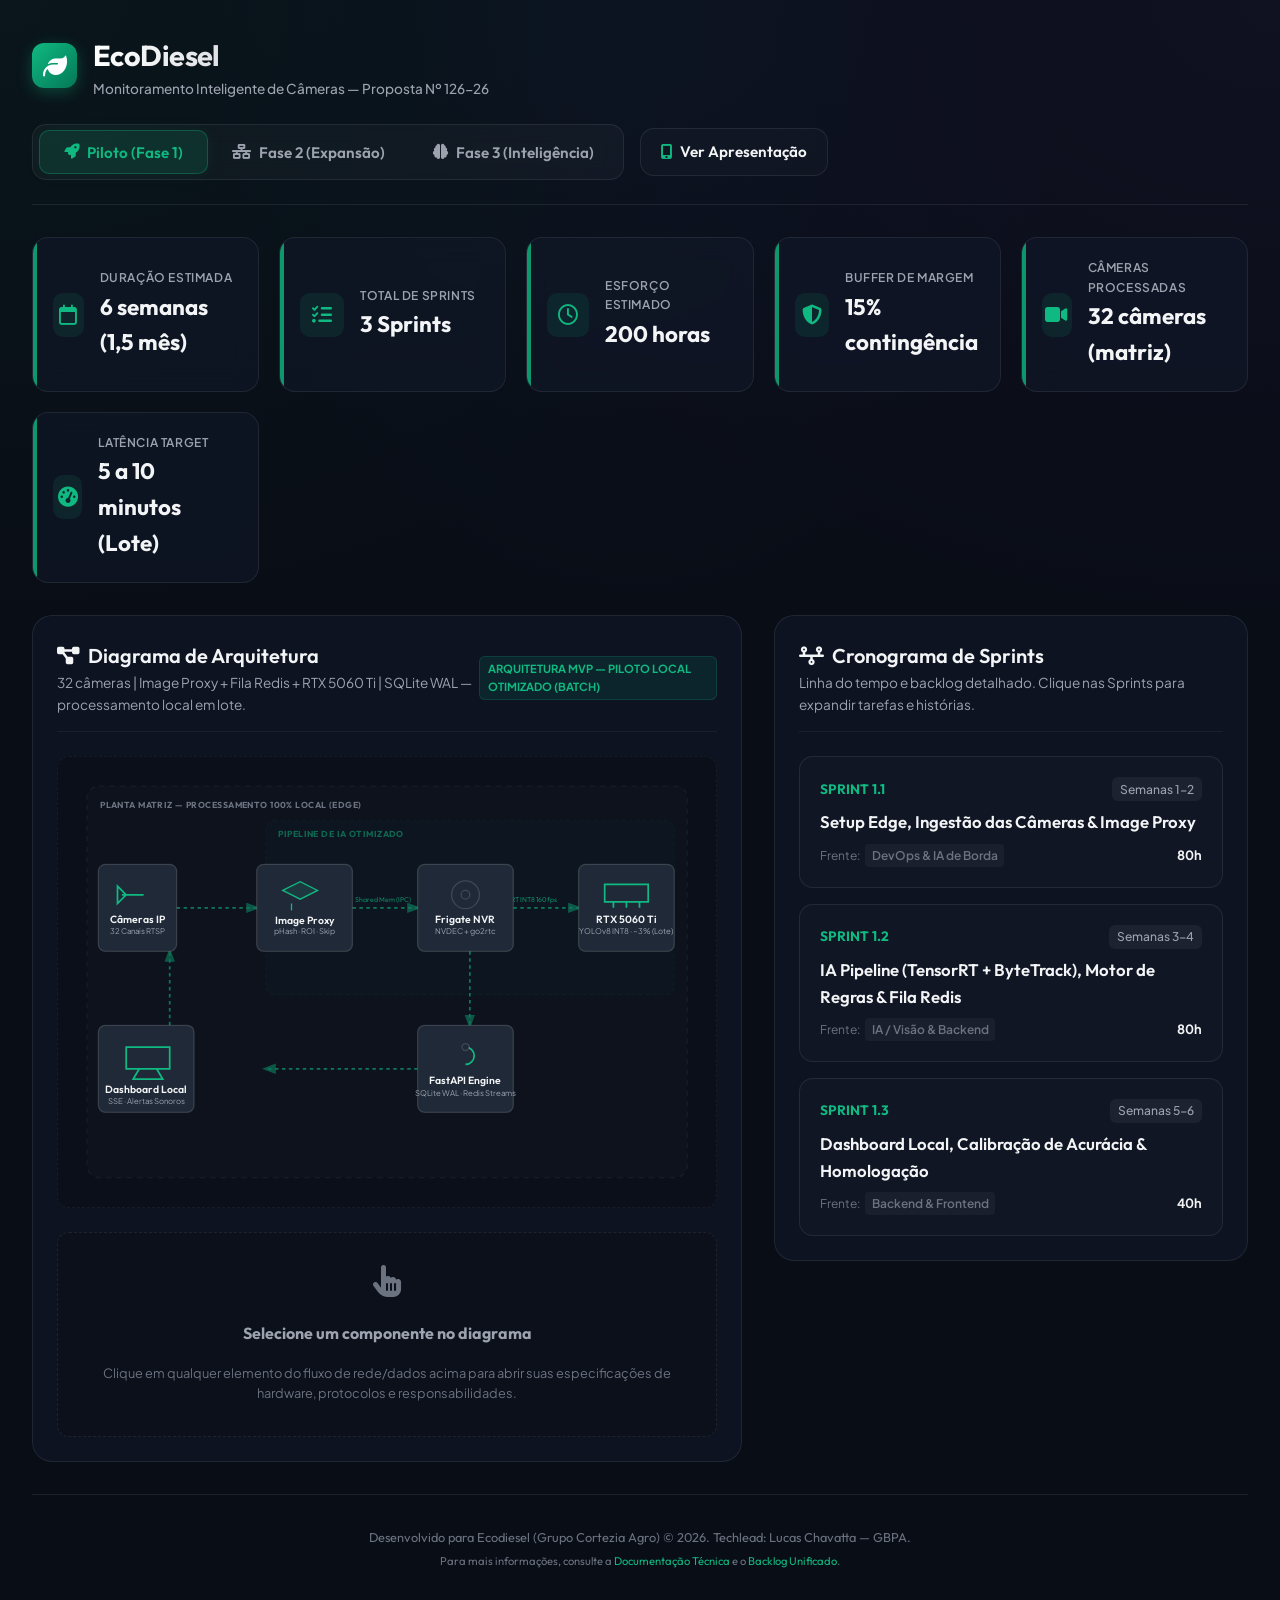
<file: index.html>
<!DOCTYPE html>
<html lang="pt-BR">
<head>
  <meta charset="UTF-8">
  <meta name="viewport" content="width=device-width, initial-scale=1.0">
  <title>EcoDiesel — Desenho Interativo da Arquitetura e Sprints</title>
  <!-- SEO and Meta Tags -->
  <meta name="description" content="Visualizador interativo de arquitetura e cronograma de sprints por fases do projeto EcoDiesel.">
  
  <!-- FontAwesome Icons -->
  <link rel="stylesheet" href="https://cdnjs.cloudflare.com/ajax/libs/font-awesome/6.4.0/css/all.min.css">
  
  <!-- Custom Stylesheet -->
  <link rel="stylesheet" href="style.css">
</head>
<body>

  <div class="app-container">
    
    <!-- Top Navigation Header -->
    <header>
      <div class="brand-section">
        <div class="logo-icon" id="brand-logo">
          <i class="fa-solid fa-leaf"></i>
        </div>
        <div class="logo-text">
          <h1>EcoDiesel</h1>
          <p>Monitoramento Inteligente de Câmeras — Proposta Nº 126-26</p>
        </div>
      </div>
      
      <!-- Phase Selection & Actions -->
      <div style="display: flex; align-items: center; gap: 1rem; flex-wrap: wrap;">
        <!-- Phase Selection Tabs -->
        <nav class="phase-selector" role="tablist">
          <button class="phase-tab active" data-phase="piloto" role="tab" aria-selected="true">
            <i class="fa-solid fa-rocket"></i> Piloto (Fase 1)
          </button>
          <button class="phase-tab" data-phase="fase2" role="tab" aria-selected="false">
            <i class="fa-solid fa-network-wired"></i> Fase 2 (Expansão)
          </button>
          <button class="phase-tab" data-phase="fase3" role="tab" aria-selected="false">
            <i class="fa-solid fa-brain"></i> Fase 3 (Inteligência)
          </button>
        </nav>
        
        <!-- Presentation Navigation Button -->
        <a href="apresentacao.html" style="font-family: var(--font-title); font-size: 0.95rem; font-weight: 600; color: var(--text-primary); text-decoration: none; border: 1px solid var(--border-color); padding: 0.7rem 1.25rem; border-radius: 14px; background: rgba(255, 255, 255, 0.02); display: flex; align-items: center; gap: 0.5rem; transition: var(--transition-smooth);" onmouseover="this.style.borderColor='var(--color-pilot)'; this.style.background='rgba(16, 185, 129, 0.05)';" onmouseout="this.style.borderColor='var(--border-color)'; this.style.background='rgba(255, 255, 255, 0.02)';">
          <i class="fa-solid fa-mobile-screen-button" style="color: var(--color-pilot);"></i> Ver Apresentação
        </a>
      </div>
    </header>

    <!-- Dynamic KPI Dashboard Ribbon -->
    <section class="kpi-container" aria-label="Indicadores da Fase">
      <div class="kpi-card" id="kpi-card-duration">
        <div class="kpi-icon"><i class="fa-regular fa-calendar"></i></div>
        <div class="kpi-info">
          <span class="kpi-label">Duração Estimada</span>
          <span class="kpi-value" id="kpi-duration">6 semanas</span>
        </div>
      </div>
      
      <div class="kpi-card" id="kpi-card-sprints">
        <div class="kpi-icon"><i class="fa-solid fa-list-check"></i></div>
        <div class="kpi-info">
          <span class="kpi-label">Total de Sprints</span>
          <span class="kpi-value" id="kpi-sprints">3 Sprints</span>
        </div>
      </div>
      
      <div class="kpi-card" id="kpi-card-effort">
        <div class="kpi-icon"><i class="fa-regular fa-clock"></i></div>
        <div class="kpi-info">
          <span class="kpi-label">Esforço Estimado</span>
          <span class="kpi-value" id="kpi-effort">160 horas</span>
        </div>
      </div>
      
      <div class="kpi-card" id="kpi-card-buffer">
        <div class="kpi-icon"><i class="fa-solid fa-shield-halved"></i></div>
        <div class="kpi-info">
          <span class="kpi-label">Buffer de Margem</span>
          <span class="kpi-value" id="kpi-buffer">15% contingência</span>
        </div>
      </div>
      
      <div class="kpi-card" id="kpi-card-cameras">
        <div class="kpi-icon"><i class="fa-solid fa-video"></i></div>
        <div class="kpi-info">
          <span class="kpi-label">Câmeras Processadas</span>
          <span class="kpi-value" id="kpi-cameras">32 câmeras</span>
        </div>
      </div>
      
      <div class="kpi-card" id="kpi-card-latency">
        <div class="kpi-icon"><i class="fa-solid fa-gauge-high"></i></div>
        <div class="kpi-info">
          <span class="kpi-label">Latência Target</span>
          <span class="kpi-value" id="kpi-latency">5 a 10 minutos (Lote/Fila)</span>
        </div>
      </div>
    </section>

    <!-- Main Grid: Architecture & Sprints -->
    <main class="main-grid">
      
      <!-- Left Column: Architecture Visualizer -->
      <section class="architecture-panel" aria-labelledby="arch-section-title">
        <div class="panel-header">
          <div>
            <h2 class="panel-title" id="arch-section-title">
              <i class="fa-solid fa-diagram-project"></i> Diagrama de Arquitetura
            </h2>
            <p class="panel-subtitle" id="diagram-subtitle">Processamento local de câmera única com contêineres Docker, SQLite e dashboard local.</p>
          </div>
          <span class="details-badge pulse-element" style="background: rgba(16, 185, 129, 0.1); border: 1px solid rgba(16, 185, 129, 0.2);" id="diagram-title">Fase 1 — Piloto</span>
        </div>

        <!-- Interactive Diagram Box -->
        <div class="diagram-viewport" id="diagram-container">
          <!-- O SVG será injetado dinamicamente via script.js -->
        </div>

        <!-- Sidebar / Detalhes do Componente Clicado -->
        <div class="details-panel-container">
          <!-- Placeholder (Default State) -->
          <div class="details-panel" id="details-placeholder" style="text-align: center; padding: 2rem; border-style: dashed;">
            <i class="fa-solid fa-hand-pointer" style="font-size: 2rem; color: var(--text-muted); margin-bottom: 0.75rem; display: block;"></i>
            <h3 style="font-family: var(--font-title); font-size: 1rem; color: var(--text-secondary);">Selecione um componente no diagrama</h3>
            <p style="font-size: 0.8rem; color: var(--text-muted); margin-top: 0.25rem;">Clique em qualquer elemento do fluxo de rede/dados acima para abrir suas especificações de hardware, protocolos e responsabilidades.</p>
          </div>

          <!-- Component specifications (Dynamic State) -->
          <div class="details-panel hidden" id="details-panel">
            <div class="details-header">
              <h3 class="details-title" id="details-title">Nó de Inferência Edge</h3>
              <span class="details-badge" id="details-badge">Hardware</span>
            </div>
            
            <p class="details-desc" id="details-desc">
              Especificações técnicas do nó de processamento local homologado para rodar em Lucas do Rio Verde/MT.
            </p>
            
            <!-- Metadata Grid -->
            <div class="details-meta" id="details-meta-container">
              <!-- Injetado dinamicamente -->
            </div>
            
            <!-- Specs Checklist -->
            <h4 class="details-list-title">Propriedades e Funcionalidades</h4>
            <ul class="details-list" id="details-list">
              <!-- Injetado dinamicamente -->
            </ul>
          </div>
        </div>
      </section>

      <!-- Right Column: Sprints Timeline Roadmap -->
      <section class="roadmap-panel" aria-labelledby="roadmap-section-title">
        <div class="panel-header" style="border-bottom: 1px solid rgba(255, 255, 255, 0.05); padding-bottom: 1rem;">
          <div>
            <h2 class="panel-title" id="roadmap-section-title">
              <i class="fa-solid fa-timeline"></i> Cronograma de Sprints
            </h2>
            <p class="panel-subtitle">Linha do tempo e backlog detalhado. Clique nas Sprints para expandir tarefas e histórias.</p>
          </div>
        </div>

        <!-- Sprints List Container -->
        <div class="sprint-list" id="sprint-list-container">
          <!-- As Sprints serão injetadas dinamicamente via script.js -->
        </div>
      </section>

    </main>

    <!-- Footer -->
    <footer>
      <p>Desenvolvido para Ecodiesel (Grupo Cortezia Agro) &copy; 2026. Techlead: Lucas Chavatta — GBPA.</p>
      <p style="font-size: 0.7rem; margin-top: 0.35rem; color: var(--text-muted);">
        Para mais informações, consulte a <a href="../documentacao_projeto/arquitetura-tecnica-ecodiesel-126-26.md">Documentação Técnica</a> e o <a href="../documentacao_projeto/BACKLOG_UNIFICADO_ECODIESEL_126-26.md">Backlog Unificado</a>.
      </p>
    </footer>

  </div>

  <!-- Custom Script logic -->
  <script src="script.js"></script>
</body>
</html>
</file>
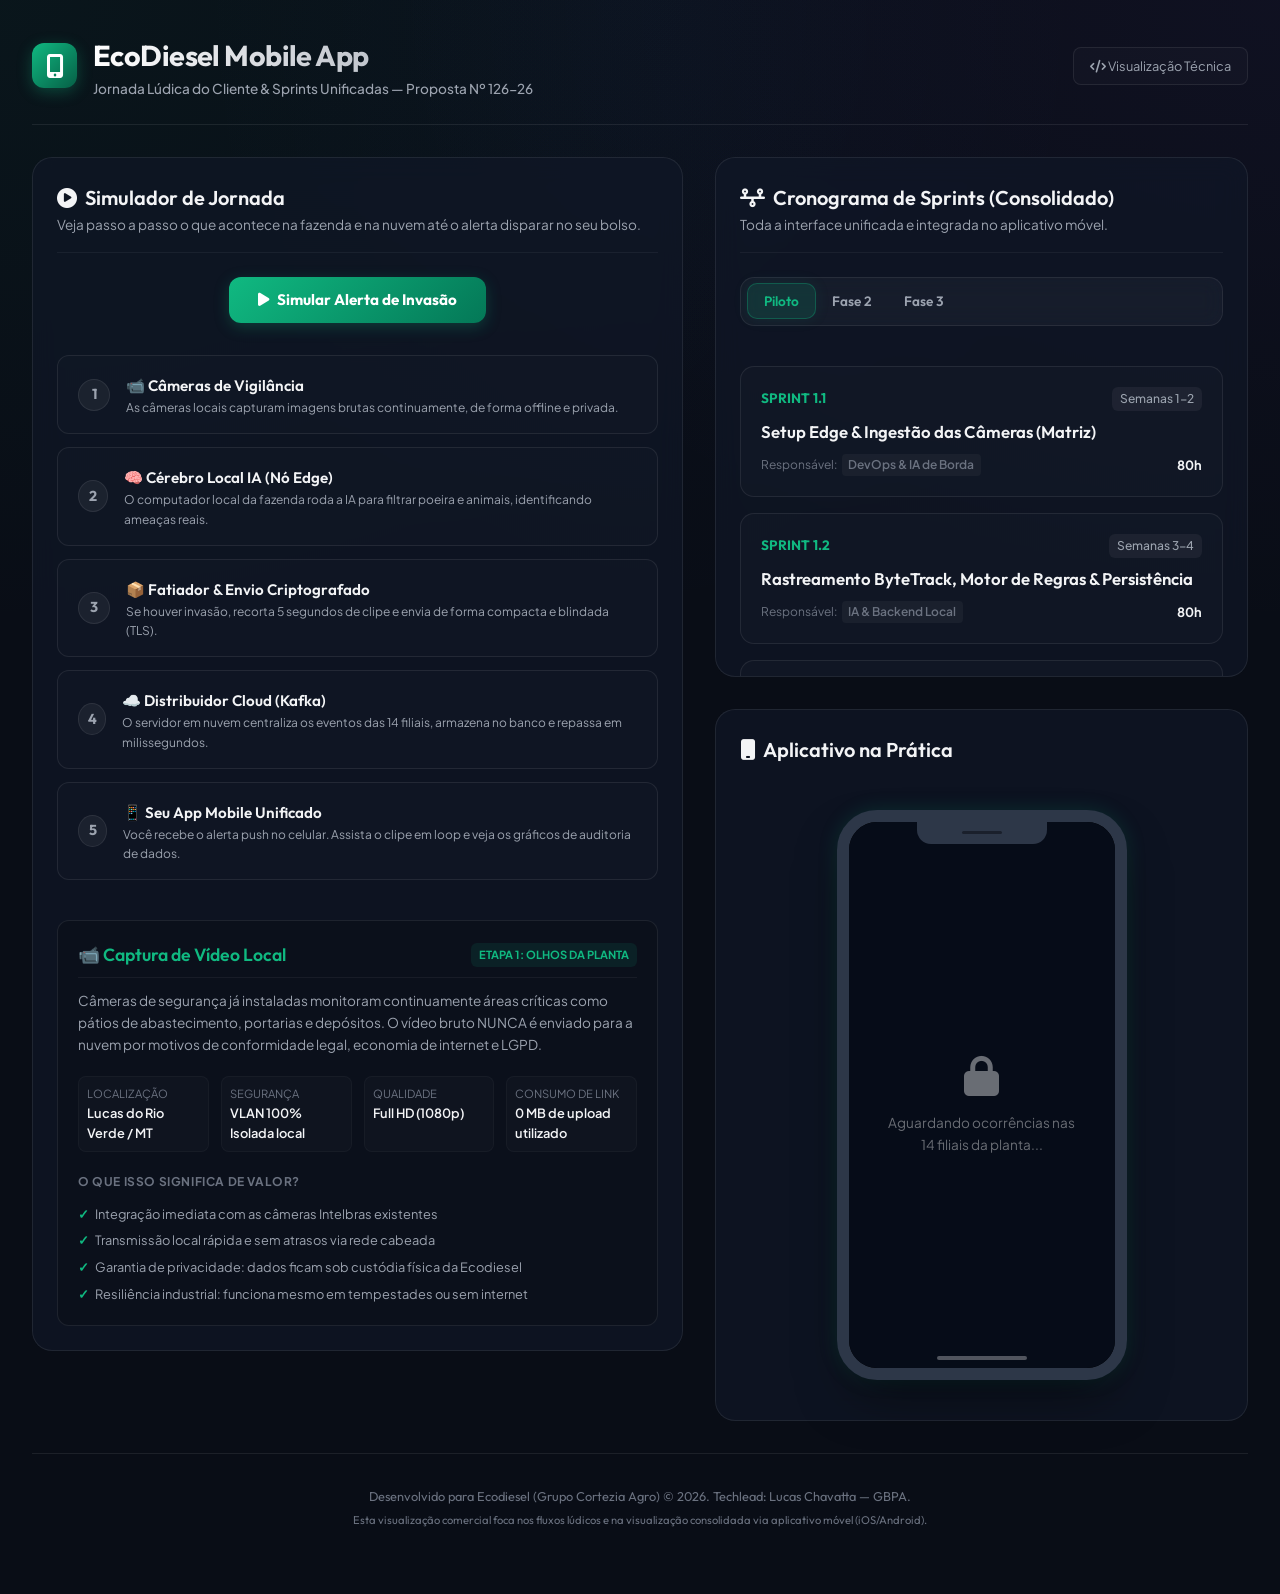
<file: apresentacao.html>
<!DOCTYPE html>
<html lang="pt-BR">
<head>
  <meta charset="UTF-8">
  <meta name="viewport" content="width=device-width, initial-scale=1.0">
  <title>EcoDiesel — Apresentação de Negócios e Jornada do App</title>
  <!-- SEO and Meta Tags -->
  <meta name="description" content="Apresentação lúdica da jornada do cliente e sprints unificadas no aplicativo móvel para o projeto EcoDiesel.">
  
  <!-- FontAwesome Icons -->
  <link rel="stylesheet" href="https://cdnjs.cloudflare.com/ajax/libs/font-awesome/6.4.0/css/all.min.css">
  
  <!-- Custom Stylesheet -->
  <link rel="stylesheet" href="style.css">
</head>
<body>

  <div class="app-container">
    
    <!-- Top Navigation Header -->
    <header>
      <div class="brand-section">
        <div class="logo-icon" id="brand-logo" style="background: linear-gradient(135deg, #10b981, #065f46);">
          <i class="fa-solid fa-mobile-screen-button"></i>
        </div>
        <div class="logo-text">
          <h1>EcoDiesel Mobile App</h1>
          <p>Jornada Lúdica do Cliente & Sprints Unificadas — Proposta Nº 126-26</p>
        </div>
      </div>
      
      <!-- Back to Technical View Link -->
      <a href="index.html" style="font-size: 0.8rem; color: var(--text-secondary); text-decoration: none; border: 1px solid var(--border-color); padding: 0.5rem 1rem; border-radius: 8px; background: rgba(255,255,255,0.02); transition: var(--transition-smooth);" onmouseover="this.style.borderColor='var(--color-pilot)'" onmouseout="this.style.borderColor='var(--border-color)'">
        <i class="fa-solid fa-code"></i> Visualização Técnica
      </a>
    </header>

    <!-- Main Grid: Simulation & App vs Sprints -->
    <main class="main-grid" style="grid-template-columns: 1.1fr 0.9fr;">
      
      <!-- Left Column: Incident Flow Simulator & Details -->
      <section class="architecture-panel" aria-labelledby="simulator-section-title">
        <div class="panel-header">
          <div>
            <h2 class="panel-title" id="simulator-section-title">
              <i class="fa-solid fa-circle-play"></i> Simulador de Jornada
            </h2>
            <p class="panel-subtitle">Veja passo a passo o que acontece na fazenda e na nuvem até o alerta disparar no seu bolso.</p>
          </div>
        </div>

        <!-- Simulation Trigger Button -->
        <div class="sim-trigger-container">
          <button class="btn-primary" id="start-sim-btn">
            <i class="fa-solid fa-play"></i> Simular Alerta de Invasão
          </button>
        </div>

        <!-- Playful Steps list -->
        <div class="sim-flow-container">
          <div class="sim-step" data-step="cameras" onclick="showBusinessDetails('cameras')">
            <div class="step-number">1</div>
            <div class="step-content">
              <span class="step-title">📹 Câmeras de Vigilância</span>
              <p class="step-desc">As câmeras locais capturam imagens brutas continuamente, de forma offline e privada.</p>
            </div>
          </div>
          
          <div class="sim-step" data-step="edge" onclick="showBusinessDetails('edge')">
            <div class="step-number">2</div>
            <div class="step-content">
              <span class="step-title">🧠 Cérebro Local IA (Nó Edge)</span>
              <p class="step-desc">O computador local da fazenda roda a IA para filtrar poeira e animais, identificando ameaças reais.</p>
            </div>
          </div>

          <div class="sim-step" data-step="nodered" onclick="showBusinessDetails('nodered')">
            <div class="step-number">3</div>
            <div class="step-content">
              <span class="step-title">📦 Fatiador & Envio Criptografado</span>
              <p class="step-desc">Se houver invasão, recorta 5 segundos de clipe e envia de forma compacta e blindada (TLS).</p>
            </div>
          </div>

          <div class="sim-step" data-step="kafka" onclick="showBusinessDetails('kafka')">
            <div class="step-number">4</div>
            <div class="step-content">
              <span class="step-title">☁️ Distribuidor Cloud (Kafka)</span>
              <p class="step-desc">O servidor em nuvem centraliza os eventos das 14 filiais, armazena no banco e repassa em milissegundos.</p>
            </div>
          </div>

          <div class="sim-step" data-step="app_flutter" onclick="showBusinessDetails('app_flutter')">
            <div class="step-number">5</div>
            <div class="step-content">
              <span class="step-title">📱 Seu App Mobile Unificado</span>
              <p class="step-desc">Você recebe o alerta push no celular. Assista o clipe em loop e veja os gráficos de auditoria de dados.</p>
            </div>
          </div>
        </div>

        <!-- Translated Details Panel -->
        <div class="details-panel-container" style="margin-top: 1rem;">
          <div class="details-panel" id="details-panel">
            <div class="details-header" style="border-bottom-color: rgba(255,255,255,0.05);">
              <h3 class="details-title" id="details-title" style="color: var(--color-pilot);">Selecione um passo do fluxo</h3>
              <span class="details-badge" id="details-badge" style="background: rgba(16, 185, 129, 0.1); color: var(--color-pilot);">PRODUTO</span>
            </div>
            
            <p class="details-desc" id="details-desc" style="font-size: 0.85rem; color: var(--text-secondary);">
              Selecione uma etapa do simulador para ver os benefícios de negócio do nosso motor analítico.
            </p>
            
            <div class="details-meta" id="details-meta-container" style="grid-template-columns: repeat(auto-fit, minmax(120px, 1fr));">
              <!-- Metadados amigáveis -->
            </div>
            
            <h4 class="details-list-title" style="font-size: 0.75rem;">O que isso significa de valor?</h4>
            <ul class="details-list" id="details-list" style="font-size: 0.8rem;">
              <!-- Benefícios para negócios -->
            </ul>
          </div>
        </div>
      </section>

      <!-- Right Column: Consolidated Sprints & Smartphone Mockup -->
      <div style="display: flex; flex-direction: column; gap: 2rem;">
        
        <!-- Sprints Timeline (Mobile Unification) -->
        <section class="roadmap-panel" aria-labelledby="sprints-section-title" style="max-height: 520px;">
          <div class="panel-header" style="border-bottom: 1px solid rgba(255, 255, 255, 0.05); padding-bottom: 1rem;">
            <div>
              <h2 class="panel-title" id="sprints-section-title">
                <i class="fa-solid fa-timeline"></i> Cronograma de Sprints (Consolidado)
              </h2>
              <p class="panel-subtitle">Toda a interface unificada e integrada no aplicativo móvel.</p>
            </div>
          </div>

          <!-- Phase Selectors for Sprints -->
          <nav class="phase-selector" role="tablist" style="margin-bottom: 1rem;">
            <button class="phase-tab active" data-phase="piloto" role="tab" style="padding: 0.5rem 1rem; font-size: 0.85rem;">Piloto</button>
            <button class="phase-tab" data-phase="fase2" role="tab" style="padding: 0.5rem 1rem; font-size: 0.85rem;">Fase 2</button>
            <button class="phase-tab" data-phase="fase3" role="tab" style="padding: 0.5rem 1rem; font-size: 0.85rem;">Fase 3</button>
          </nav>

          <!-- Sprints List Container -->
          <div class="sprint-list" id="sprint-list-container">
            <!-- Sprints injetadas via script_apresentacao.js -->
          </div>
        </section>

        <!-- Smartphone Mockup Panel -->
        <section class="architecture-panel" style="min-height: auto;" aria-labelledby="smartphone-section-title">
          <div class="panel-header" style="border-bottom: none; padding-bottom: 0.25rem;">
            <h2 class="panel-title" id="smartphone-section-title">
              <i class="fa-solid fa-mobile"></i> Aplicativo na Prática
            </h2>
          </div>
          
          <div class="phone-mockup-wrapper">
            <!-- Simulated Smartphone -->
            <div class="phone-mockup">
              <div class="phone-notch"><div class="phone-speaker"></div></div>
              <div class="phone-home-bar"></div>
              
              <!-- Screen container -->
              <div class="phone-screen">
                
                <!-- Mock Push Notification (Triggered by JS) -->
                <div class="phone-push-notification" id="mock-push-notification">
                  <div class="push-icon"><i class="fa-solid fa-triangle-exclamation"></i></div>
                  <div class="push-text">
                    <span class="push-title">ALERTA DE SEGURANÇA</span>
                    <span class="push-body">Invasão detectada: Pátio 3 — Lucas do Rio Verde/MT. Toque para ver o vídeo.</span>
                  </div>
                </div>

                <!-- Phone Content Area -->
                <div id="phone-screen-content" style="height: 100%;">
                  <!-- Start State -->
                  <div style="height:100%; display:flex; flex-direction:column; justify-content:center; align-items:center; color:rgba(255,255,255,0.4); text-align:center; padding: 2rem;">
                    <i class="fa-solid fa-lock" style="font-size: 2.5rem; margin-bottom:1rem;"></i>
                    <p style="font-size:0.85rem;">Aguardando ocorrências nas 14 filiais da planta...</p>
                  </div>
                </div>

              </div>
            </div>
          </div>
        </section>

      </div>

    </main>

    <!-- Footer -->
    <footer>
      <p>Desenvolvido para Ecodiesel (Grupo Cortezia Agro) &copy; 2026. Techlead: Lucas Chavatta — GBPA.</p>
      <p style="font-size: 0.7rem; margin-top: 0.35rem; color: var(--text-muted);">
        Esta visualização comercial foca nos fluxos lúdicos e na visualização consolidada via aplicativo móvel (iOS/Android).
      </p>
    </footer>

  </div>

  <!-- JavaScript links -->
  <script src="script_apresentacao.js"></script>
</body>
</html>
</file>
<file: style.css>
@import url('https://fonts.googleapis.com/css2?family=Outfit:wght@300;400;500;600;700;800&family=Plus+Jakarta+Sans:wght@300;400;500;600;700&display=swap');

:root {
  --bg-primary: #090d16;
  --bg-secondary: #111827;
  --bg-card: rgba(17, 24, 39, 0.7);
  --border-color: rgba(255, 255, 255, 0.08);
  --border-hover: rgba(16, 185, 129, 0.3);
  
  --text-primary: #f3f4f6;
  --text-secondary: #9ca3af;
  --text-muted: #6b7280;
  
  /* Accent Colors */
  --color-pilot: #10b981; /* Emerald */
  --color-phase2: #3b82f6; /* Blue */
  --color-phase3: #8b5cf6; /* Purple */
  
  --color-pilot-rgb: 16, 185, 129;
  --color-phase2-rgb: 59, 130, 246;
  --color-phase3-rgb: 139, 92, 246;
  
  --accent-color: var(--color-pilot);
  --accent-color-rgb: var(--color-pilot-rgb);
  
  --success: #10b981;
  --warning: #f59e0b;
  --danger: #ef4444;
  --info: #06b6d4;
  
  --font-title: 'Outfit', sans-serif;
  --font-body: 'Plus Jakarta Sans', sans-serif;
  
  --transition-smooth: all 0.3s cubic-bezier(0.4, 0, 0.2, 1);
  --glow-shadow: 0 0 20px rgba(var(--accent-color-rgb), 0.15);
}

* {
  box-sizing: border-box;
  margin: 0;
  padding: 0;
}

body {
  background-color: var(--bg-primary);
  color: var(--text-primary);
  font-family: var(--font-body);
  line-height: 1.6;
  overflow-x: hidden;
  background-image: 
    radial-gradient(at 0% 0%, rgba(16, 185, 129, 0.05) 0px, transparent 50%),
    radial-gradient(at 50% 0%, rgba(59, 130, 246, 0.03) 0px, transparent 50%),
    radial-gradient(at 100% 0%, rgba(139, 92, 246, 0.05) 0px, transparent 50%);
  background-attachment: fixed;
}

/* Scrollbar styling */
::-webkit-scrollbar {
  width: 8px;
  height: 8px;
}
::-webkit-scrollbar-track {
  background: var(--bg-primary);
}
::-webkit-scrollbar-thumb {
  background: rgba(255, 255, 255, 0.1);
  border-radius: 4px;
}
::-webkit-scrollbar-thumb:hover {
  background: rgba(255, 255, 255, 0.2);
}

.app-container {
  max-width: 1600px;
  margin: 0 auto;
  padding: 2rem;
  display: flex;
  flex-direction: column;
  gap: 2rem;
  min-height: 100vh;
}

/* Header & Tab Selector */
header {
  display: flex;
  justify-content: space-between;
  align-items: center;
  border-bottom: 1px solid var(--border-color);
  padding-bottom: 1.5rem;
  flex-wrap: wrap;
  gap: 1.5rem;
}

.brand-section {
  display: flex;
  align-items: center;
  gap: 1rem;
}

.logo-icon {
  background: linear-gradient(135deg, var(--accent-color), #047857);
  width: 45px;
  height: 45px;
  border-radius: 12px;
  display: flex;
  align-items: center;
  justify-content: center;
  font-size: 1.5rem;
  font-weight: 800;
  color: white;
  box-shadow: 0 4px 15px rgba(var(--accent-color-rgb), 0.3);
  transition: var(--transition-smooth);
}

.logo-text h1 {
  font-family: var(--font-title);
  font-size: 1.8rem;
  font-weight: 700;
  letter-spacing: -0.02em;
  background: linear-gradient(to right, #ffffff, var(--text-secondary));
  -webkit-background-clip: text;
  -webkit-text-fill-color: transparent;
}

.logo-text p {
  font-size: 0.85rem;
  color: var(--text-secondary);
  font-weight: 500;
}

.phase-selector {
  display: flex;
  background: rgba(255, 255, 255, 0.03);
  padding: 0.35rem;
  border-radius: 14px;
  border: 1px solid var(--border-color);
  backdrop-filter: blur(10px);
}

.phase-tab {
  border: none;
  background: transparent;
  color: var(--text-secondary);
  font-family: var(--font-title);
  font-weight: 600;
  font-size: 0.95rem;
  padding: 0.7rem 1.5rem;
  border-radius: 10px;
  cursor: pointer;
  transition: var(--transition-smooth);
  display: flex;
  align-items: center;
  gap: 0.5rem;
}

.phase-tab:hover {
  color: var(--text-primary);
  background: rgba(255, 255, 255, 0.02);
}

.phase-tab.active[data-phase="piloto"] {
  background: rgba(16, 185, 129, 0.15);
  color: var(--color-pilot);
  border: 1px solid rgba(16, 185, 129, 0.3);
  box-shadow: 0 0 15px rgba(16, 185, 129, 0.1);
}

.phase-tab.active[data-phase="fase2"] {
  background: rgba(59, 130, 246, 0.15);
  color: var(--color-phase2);
  border: 1px solid rgba(59, 130, 246, 0.3);
  box-shadow: 0 0 15px rgba(59, 130, 246, 0.1);
}

.phase-tab.active[data-phase="fase3"] {
  background: rgba(139, 92, 246, 0.15);
  color: var(--color-phase3);
  border: 1px solid rgba(139, 92, 246, 0.3);
  box-shadow: 0 0 15px rgba(139, 92, 246, 0.1);
}

/* KPI Dashboard Ribbon */
.kpi-container {
  display: grid;
  grid-template-columns: repeat(auto-fit, minmax(220px, 1fr));
  gap: 1.25rem;
}

.kpi-card {
  background: var(--bg-card);
  border: 1px solid var(--border-color);
  border-radius: 16px;
  padding: 1.25rem;
  display: flex;
  align-items: center;
  gap: 1rem;
  backdrop-filter: blur(12px);
  transition: var(--transition-smooth);
  position: relative;
  overflow: hidden;
}

.kpi-card::before {
  content: '';
  position: absolute;
  top: 0;
  left: 0;
  width: 4px;
  height: 100%;
  background: var(--accent-color);
  opacity: 0.8;
}

.kpi-card:hover {
  transform: translateY(-2px);
  border-color: var(--border-hover);
  box-shadow: var(--glow-shadow);
}

.kpi-icon {
  width: 44px;
  height: 44px;
  border-radius: 10px;
  background: rgba(var(--accent-color-rgb), 0.1);
  color: var(--accent-color);
  display: flex;
  align-items: center;
  justify-content: center;
  font-size: 1.25rem;
}

.kpi-info {
  display: flex;
  flex-direction: column;
}

.kpi-label {
  font-size: 0.75rem;
  color: var(--text-secondary);
  text-transform: uppercase;
  letter-spacing: 0.05em;
  font-weight: 600;
}

.kpi-value {
  font-family: var(--font-title);
  font-size: 1.4rem;
  font-weight: 700;
  color: var(--text-primary);
  margin-top: 0.15rem;
}

/* Main Grid Layout */
.main-grid {
  display: grid;
  grid-template-columns: 1.2fr 0.8fr;
  gap: 2rem;
  align-items: start;
}

@media (max-width: 1200px) {
  .main-grid {
    grid-template-columns: 1fr !important;
  }
  .roadmap-panel {
    order: -1;
  }
}

/* Architecture Section */
.architecture-panel {
  background: var(--bg-card);
  border: 1px solid var(--border-color);
  border-radius: 20px;
  padding: 1.5rem;
  display: flex;
  flex-direction: column;
  gap: 1.5rem;
  backdrop-filter: blur(12px);
  min-height: 580px;
}

.panel-header {
  display: flex;
  justify-content: space-between;
  align-items: center;
  border-bottom: 1px solid rgba(255, 255, 255, 0.05);
  padding-bottom: 1rem;
}

.panel-title {
  font-family: var(--font-title);
  font-size: 1.25rem;
  font-weight: 600;
  display: flex;
  align-items: center;
  gap: 0.5rem;
}

.panel-subtitle {
  font-size: 0.85rem;
  color: var(--text-secondary);
}

.diagram-viewport {
  flex-grow: 1;
  background: rgba(0, 0, 0, 0.2);
  border-radius: 12px;
  border: 1px dashed rgba(255, 255, 255, 0.05);
  position: relative;
  display: flex;
  align-items: center;
  justify-content: center;
  overflow: hidden;
  padding: 1rem;
  min-height: 400px;
}

/* Interactive SVG Styles */
.svg-diagram {
  width: 100%;
  height: 100%;
  max-height: 480px;
}

.svg-node {
  cursor: pointer;
  transition: var(--transition-smooth);
}

.svg-node rect, .svg-node circle, .svg-node path.node-shape {
  fill: #1f2937;
  stroke: rgba(255, 255, 255, 0.15);
  stroke-width: 1.5;
  transition: var(--transition-smooth);
}

.svg-node text {
  fill: var(--text-primary);
  font-family: var(--font-title);
  font-weight: 600;
  font-size: 12px;
  user-select: none;
  transition: var(--transition-smooth);
}

.svg-node text.sub-label {
  fill: var(--text-secondary);
  font-family: var(--font-body);
  font-weight: 400;
  font-size: 9px;
}

.svg-node:hover rect, .svg-node:hover circle, .svg-node:hover path.node-shape {
  stroke: var(--accent-color);
  fill: rgba(var(--accent-color-rgb), 0.1);
  filter: drop-shadow(0px 0px 8px rgba(var(--accent-color-rgb), 0.4));
}

.svg-node.selected rect, .svg-node.selected circle, .svg-node.selected path.node-shape {
  stroke: var(--accent-color);
  stroke-width: 2.5;
  fill: rgba(var(--accent-color-rgb), 0.15);
  filter: drop-shadow(0px 0px 12px rgba(var(--accent-color-rgb), 0.6));
}

.svg-link {
  fill: none;
  stroke: rgba(255, 255, 255, 0.1);
  stroke-width: 2;
  transition: var(--transition-smooth);
  stroke-dasharray: 4 4;
  animation: dash 30s linear infinite;
}

.svg-link.active {
  stroke: var(--accent-color);
  opacity: 0.6;
}

.svg-boundary {
  fill: rgba(255, 255, 255, 0.01);
  stroke: rgba(255, 255, 255, 0.05);
  stroke-width: 1.5;
  stroke-dasharray: 6 6;
  border-radius: 8px;
}

.svg-boundary-label {
  font-family: var(--font-title);
  font-size: 10px;
  fill: var(--text-muted);
  font-weight: 700;
  text-transform: uppercase;
  letter-spacing: 0.05em;
}

@keyframes dash {
  to {
    stroke-dashoffset: -1000;
  }
}

/* Sidebar Details Panel */
.details-panel {
  background: rgba(0, 0, 0, 0.15);
  border-radius: 12px;
  border: 1px solid var(--border-color);
  padding: 1.25rem;
  display: flex;
  flex-direction: column;
  gap: 0.75rem;
  transition: var(--transition-smooth);
}

.details-panel.hidden {
  display: none;
}

.details-header {
  display: flex;
  justify-content: space-between;
  align-items: center;
  border-bottom: 1px solid rgba(255, 255, 255, 0.05);
  padding-bottom: 0.5rem;
}

.details-title {
  font-family: var(--font-title);
  font-size: 1.1rem;
  font-weight: 600;
  color: var(--accent-color);
}

.details-badge {
  background: rgba(var(--accent-color-rgb), 0.1);
  color: var(--accent-color);
  font-size: 0.7rem;
  padding: 0.2rem 0.5rem;
  border-radius: 6px;
  font-weight: 700;
  text-transform: uppercase;
}

.details-desc {
  font-size: 0.85rem;
  color: var(--text-secondary);
}

.details-meta {
  display: grid;
  grid-template-columns: 1fr 1fr;
  gap: 0.75rem;
  margin-top: 0.5rem;
}

.meta-item {
  display: flex;
  flex-direction: column;
  background: rgba(255, 255, 255, 0.02);
  padding: 0.5rem;
  border-radius: 8px;
  border: 1px solid rgba(255, 255, 255, 0.03);
}

.meta-label {
  font-size: 0.7rem;
  color: var(--text-muted);
  text-transform: uppercase;
}

.meta-value {
  font-size: 0.8rem;
  font-weight: 600;
  color: var(--text-primary);
}

.details-list-title {
  font-size: 0.8rem;
  font-weight: 700;
  text-transform: uppercase;
  color: var(--text-muted);
  margin-top: 0.5rem;
  letter-spacing: 0.05em;
}

.details-list {
  list-style: none;
  padding-left: 0;
  display: flex;
  flex-direction: column;
  gap: 0.4rem;
}

.details-list li {
  font-size: 0.8rem;
  color: var(--text-secondary);
  display: flex;
  align-items: flex-start;
  gap: 0.4rem;
}

.details-list li::before {
  content: '✓';
  color: var(--accent-color);
  font-weight: bold;
}

/* Roadmap Sprints Section */
.roadmap-panel {
  background: var(--bg-card);
  border: 1px solid var(--border-color);
  border-radius: 20px;
  padding: 1.5rem;
  display: flex;
  flex-direction: column;
  gap: 1.5rem;
  backdrop-filter: blur(12px);
  max-height: 900px;
  overflow-y: auto;
}

.sprint-list {
  display: flex;
  flex-direction: column;
  gap: 1rem;
}

.sprint-card {
  background: rgba(255, 255, 255, 0.015);
  border: 1px solid var(--border-color);
  border-radius: 14px;
  padding: 1.25rem;
  cursor: pointer;
  transition: var(--transition-smooth);
  position: relative;
  overflow: hidden;
}

.sprint-card:hover {
  background: rgba(255, 255, 255, 0.03);
  border-color: rgba(var(--accent-color-rgb), 0.3);
  transform: translateX(4px);
}

.sprint-card.active {
  background: rgba(var(--accent-color-rgb), 0.03);
  border-color: var(--accent-color);
  box-shadow: 0 0 15px rgba(var(--accent-color-rgb), 0.05);
}

.sprint-card::after {
  content: '';
  position: absolute;
  top: 0;
  left: 0;
  width: 4px;
  height: 100%;
  background: transparent;
  transition: var(--transition-smooth);
}

.sprint-card.active::after {
  background: var(--accent-color);
}

.sprint-card-header {
  display: flex;
  justify-content: space-between;
  align-items: center;
  margin-bottom: 0.5rem;
}

.sprint-tag {
  font-family: var(--font-title);
  font-weight: 700;
  font-size: 0.85rem;
  color: var(--accent-color);
  text-transform: uppercase;
}

.sprint-weeks {
  font-size: 0.75rem;
  color: var(--text-secondary);
  background: rgba(255, 255, 255, 0.05);
  padding: 0.15rem 0.5rem;
  border-radius: 6px;
  font-weight: 500;
}

.sprint-name {
  font-family: var(--font-title);
  font-size: 1.05rem;
  font-weight: 600;
  color: var(--text-primary);
  margin-bottom: 0.5rem;
}

.sprint-summary {
  font-size: 0.85rem;
  color: var(--text-secondary);
  display: flex;
  align-items: center;
  justify-content: space-between;
  gap: 1rem;
}

.sprint-front {
  display: flex;
  align-items: center;
  gap: 0.3rem;
  font-size: 0.75rem;
  color: var(--text-muted);
}

.front-badge {
  background: rgba(255, 255, 255, 0.04);
  padding: 0.1rem 0.4rem;
  border-radius: 4px;
  font-weight: 600;
}

.sprint-hours {
  font-size: 0.8rem;
  font-weight: 700;
  color: var(--text-primary);
}

/* Expanded Sprint Content */
.sprint-details-container {
  max-height: 0;
  overflow: hidden;
  transition: max-height 0.4s ease-out;
  border-top: 0px solid transparent;
  margin-top: 0;
}

.sprint-card.active .sprint-details-container {
  max-height: 800px;
  border-top: 1px solid rgba(255, 255, 255, 0.05);
  margin-top: 1rem;
  padding-top: 1rem;
}

.us-block {
  background: rgba(0, 0, 0, 0.1);
  border-left: 2px solid var(--accent-color);
  padding: 0.75rem;
  border-radius: 0 8px 8px 0;
  margin-bottom: 1rem;
}

.us-title {
  font-size: 0.8rem;
  font-weight: 700;
  color: var(--text-primary);
  text-transform: uppercase;
  margin-bottom: 0.25rem;
}

.us-text {
  font-size: 0.85rem;
  color: var(--text-secondary);
  font-style: italic;
}

.task-list-title {
  font-size: 0.8rem;
  font-weight: 700;
  color: var(--text-muted);
  text-transform: uppercase;
  margin-bottom: 0.5rem;
  letter-spacing: 0.05em;
}

.sprint-tasks {
  display: flex;
  flex-direction: column;
  gap: 0.5rem;
}

.task-item {
  display: flex;
  justify-content: space-between;
  align-items: center;
  background: rgba(255, 255, 255, 0.01);
  border: 1px solid rgba(255, 255, 255, 0.03);
  padding: 0.5rem 0.75rem;
  border-radius: 8px;
  font-size: 0.8rem;
}

.task-desc {
  color: var(--text-secondary);
}

.task-est {
  font-weight: 600;
  color: var(--text-primary);
  background: rgba(255, 255, 255, 0.05);
  padding: 0.1rem 0.4rem;
  border-radius: 4px;
}

/* Footer info */
footer {
  text-align: center;
  padding: 2rem 0;
  border-top: 1px solid var(--border-color);
  color: var(--text-muted);
  font-size: 0.8rem;
  font-family: var(--font-title);
}

footer a {
  color: var(--accent-color);
  text-decoration: none;
}

footer a:hover {
  text-decoration: underline;
}

/* -------------------------------------------------------------------------- */
/* LUDIC PRESENTATION SPECIFIC STYLES                                         */
/* -------------------------------------------------------------------------- */

/* Playful flow step items */
.sim-flow-container {
  display: flex;
  flex-direction: column;
  gap: 0.8rem;
  width: 100%;
}

.sim-step {
  background: rgba(255, 255, 255, 0.01);
  border: 1px solid var(--border-color);
  padding: 1rem 1.25rem;
  border-radius: 12px;
  display: flex;
  align-items: center;
  gap: 1rem;
  cursor: pointer;
  transition: var(--transition-smooth);
}

.sim-step:hover {
  background: rgba(255, 255, 255, 0.02);
  border-color: rgba(255, 255, 255, 0.15);
}

.sim-step.active {
  background: rgba(var(--color-pilot-rgb), 0.08);
  border-color: var(--color-pilot);
  box-shadow: 0 0 15px rgba(var(--color-pilot-rgb), 0.2);
  transform: scale(1.02);
}

.sim-step.completed {
  border-color: rgba(var(--color-pilot-rgb), 0.4);
  background: rgba(var(--color-pilot-rgb), 0.02);
}

.sim-step.completed .step-number {
  background: var(--color-pilot);
  color: white;
}

.step-number {
  width: 32px;
  height: 32px;
  border-radius: 50%;
  background: rgba(255, 255, 255, 0.05);
  border: 1px solid var(--border-color);
  display: flex;
  align-items: center;
  justify-content: center;
  font-family: var(--font-title);
  font-weight: 700;
  font-size: 0.9rem;
  color: var(--text-secondary);
  transition: var(--transition-smooth);
}

.sim-step.active .step-number {
  background: var(--color-pilot);
  color: white;
  box-shadow: 0 0 10px rgba(var(--color-pilot-rgb), 0.4);
}

.step-content {
  flex-grow: 1;
}

.step-title {
  font-family: var(--font-title);
  font-weight: 600;
  font-size: 0.95rem;
  color: var(--text-primary);
}

.step-desc {
  font-size: 0.75rem;
  color: var(--text-secondary);
}

/* Smartphone Mockup */
.phone-mockup-wrapper {
  display: flex;
  justify-content: center;
  align-items: center;
  padding: 1rem;
}

.phone-mockup {
  width: 290px;
  height: 570px;
  background: #000;
  border-radius: 40px;
  border: 12px solid #2d3748;
  position: relative;
  box-shadow: 0 25px 50px -12px rgba(0, 0, 0, 0.5), 0 0 20px rgba(16, 185, 129, 0.15);
  overflow: hidden;
  display: flex;
  flex-direction: column;
}

.phone-notch {
  width: 130px;
  height: 22px;
  background: #2d3748;
  border-radius: 0 0 14px 14px;
  position: absolute;
  top: 0;
  left: 50%;
  transform: translateX(-50%);
  z-index: 10;
  display: flex;
  justify-content: center;
  align-items: center;
}

.phone-speaker {
  width: 40px;
  height: 3px;
  background: #1a202c;
  border-radius: 1.5px;
}

.phone-screen {
  flex-grow: 1;
  background: #060c18;
  padding-top: 22px;
  overflow: hidden;
  display: flex;
  flex-direction: column;
  position: relative;
}

.phone-home-bar {
  width: 90px;
  height: 4px;
  background: rgba(255, 255, 255, 0.3);
  border-radius: 2px;
  position: absolute;
  bottom: 8px;
  left: 50%;
  transform: translateX(-50%);
  z-index: 10;
}

/* Phone Notification Alert overlay */
.phone-push-notification {
  position: absolute;
  top: 30px;
  left: 10px;
  right: 10px;
  background: rgba(17, 24, 39, 0.95);
  border: 1px solid rgba(239, 68, 68, 0.4);
  border-radius: 14px;
  padding: 0.75rem;
  display: flex;
  gap: 0.6rem;
  align-items: center;
  box-shadow: 0 10px 25px rgba(0,0,0,0.5);
  z-index: 100;
  transform: translateY(-150%);
  opacity: 0;
  transition: all 0.5s cubic-bezier(0.175, 0.885, 0.32, 1.275);
  cursor: pointer;
  backdrop-filter: blur(10px);
}

.phone-push-notification.show {
  transform: translateY(0);
  opacity: 1;
  animation: shake 0.5s ease-in-out 0.5s;
}

.push-icon {
  width: 32px;
  height: 32px;
  border-radius: 8px;
  background: rgba(239, 68, 68, 0.15);
  color: #ef4444;
  display: flex;
  align-items: center;
  justify-content: center;
  font-size: 1rem;
}

.push-text {
  flex-grow: 1;
  display: flex;
  flex-direction: column;
}

.push-title {
  font-family: var(--font-title);
  font-weight: 700;
  font-size: 0.7rem;
  color: #ef4444;
  margin-bottom: 0.1rem;
}

.push-body {
  font-size: 0.65rem;
  color: var(--text-primary);
  line-height: 1.2;
}

/* Play button */
.sim-trigger-container {
  display: flex;
  justify-content: center;
  margin-bottom: 0.5rem;
}

.btn-primary {
  background: linear-gradient(135deg, var(--color-pilot), #047857);
  color: white;
  border: none;
  font-family: var(--font-title);
  font-weight: 700;
  padding: 0.85rem 1.8rem;
  border-radius: 12px;
  font-size: 0.95rem;
  cursor: pointer;
  display: flex;
  align-items: center;
  gap: 0.5rem;
  transition: var(--transition-smooth);
  box-shadow: 0 4px 15px rgba(16, 185, 129, 0.25);
}

.btn-primary:hover {
  transform: translateY(-2px);
  box-shadow: 0 6px 20px rgba(16, 185, 129, 0.4);
}

.btn-primary:active {
  transform: translateY(0);
}

/* Animations */
@keyframes fadeIn {
  from { opacity: 0; transform: translateY(10px); }
  to { opacity: 1; transform: translateY(0); }
}

@keyframes shake {
  0%, 100% { transform: translateY(0) translateX(0); }
  10%, 30%, 50%, 70%, 90% { transform: translateY(0) translateX(-4px); }
  20%, 40%, 60%, 80% { transform: translateY(0) translateX(4px); }
}

@keyframes pulse {
  0% {
    box-shadow: 0 0 0 0 rgba(var(--accent-color-rgb), 0.4);
  }
  70% {
    box-shadow: 0 0 0 8px rgba(var(--accent-color-rgb), 0);
  }
  100% {
    box-shadow: 0 0 0 0 rgba(var(--accent-color-rgb), 0);
  }
}

.pulse-element {
  animation: pulse 2s infinite;
}
</file>
